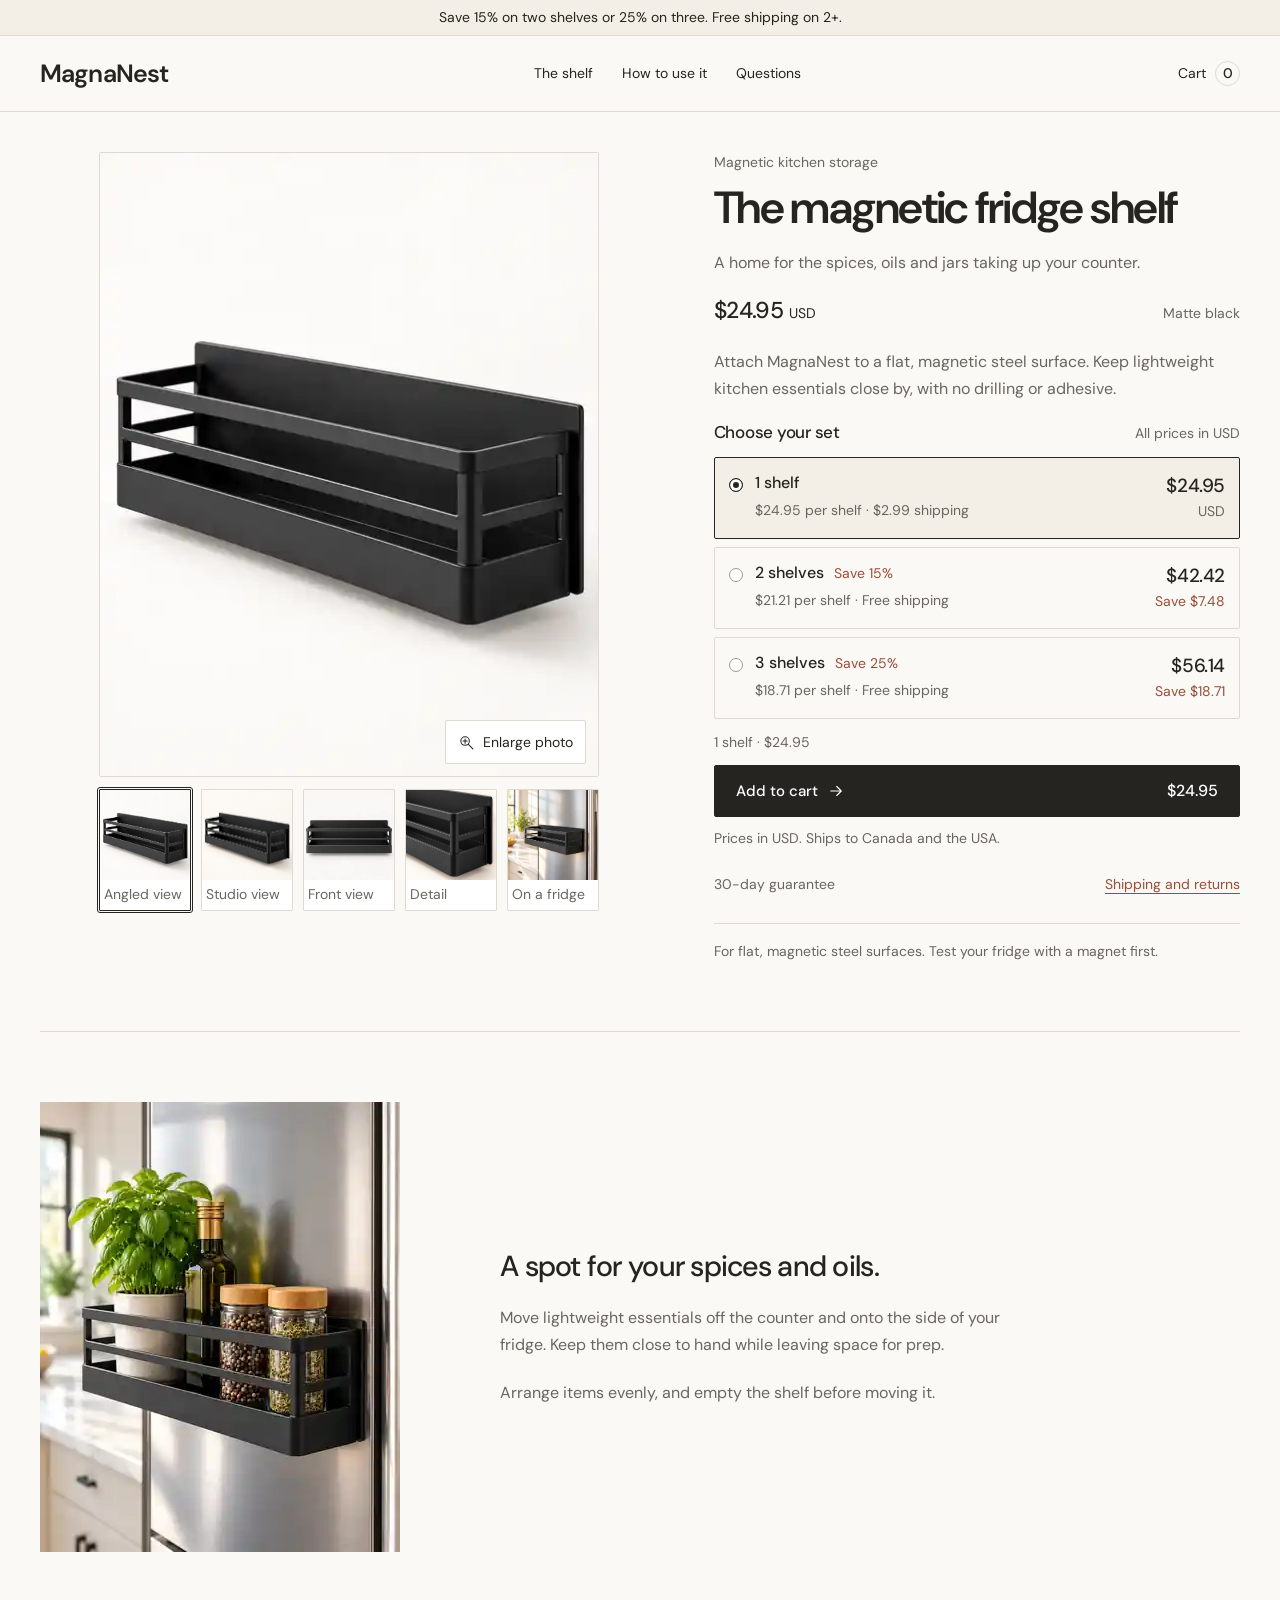
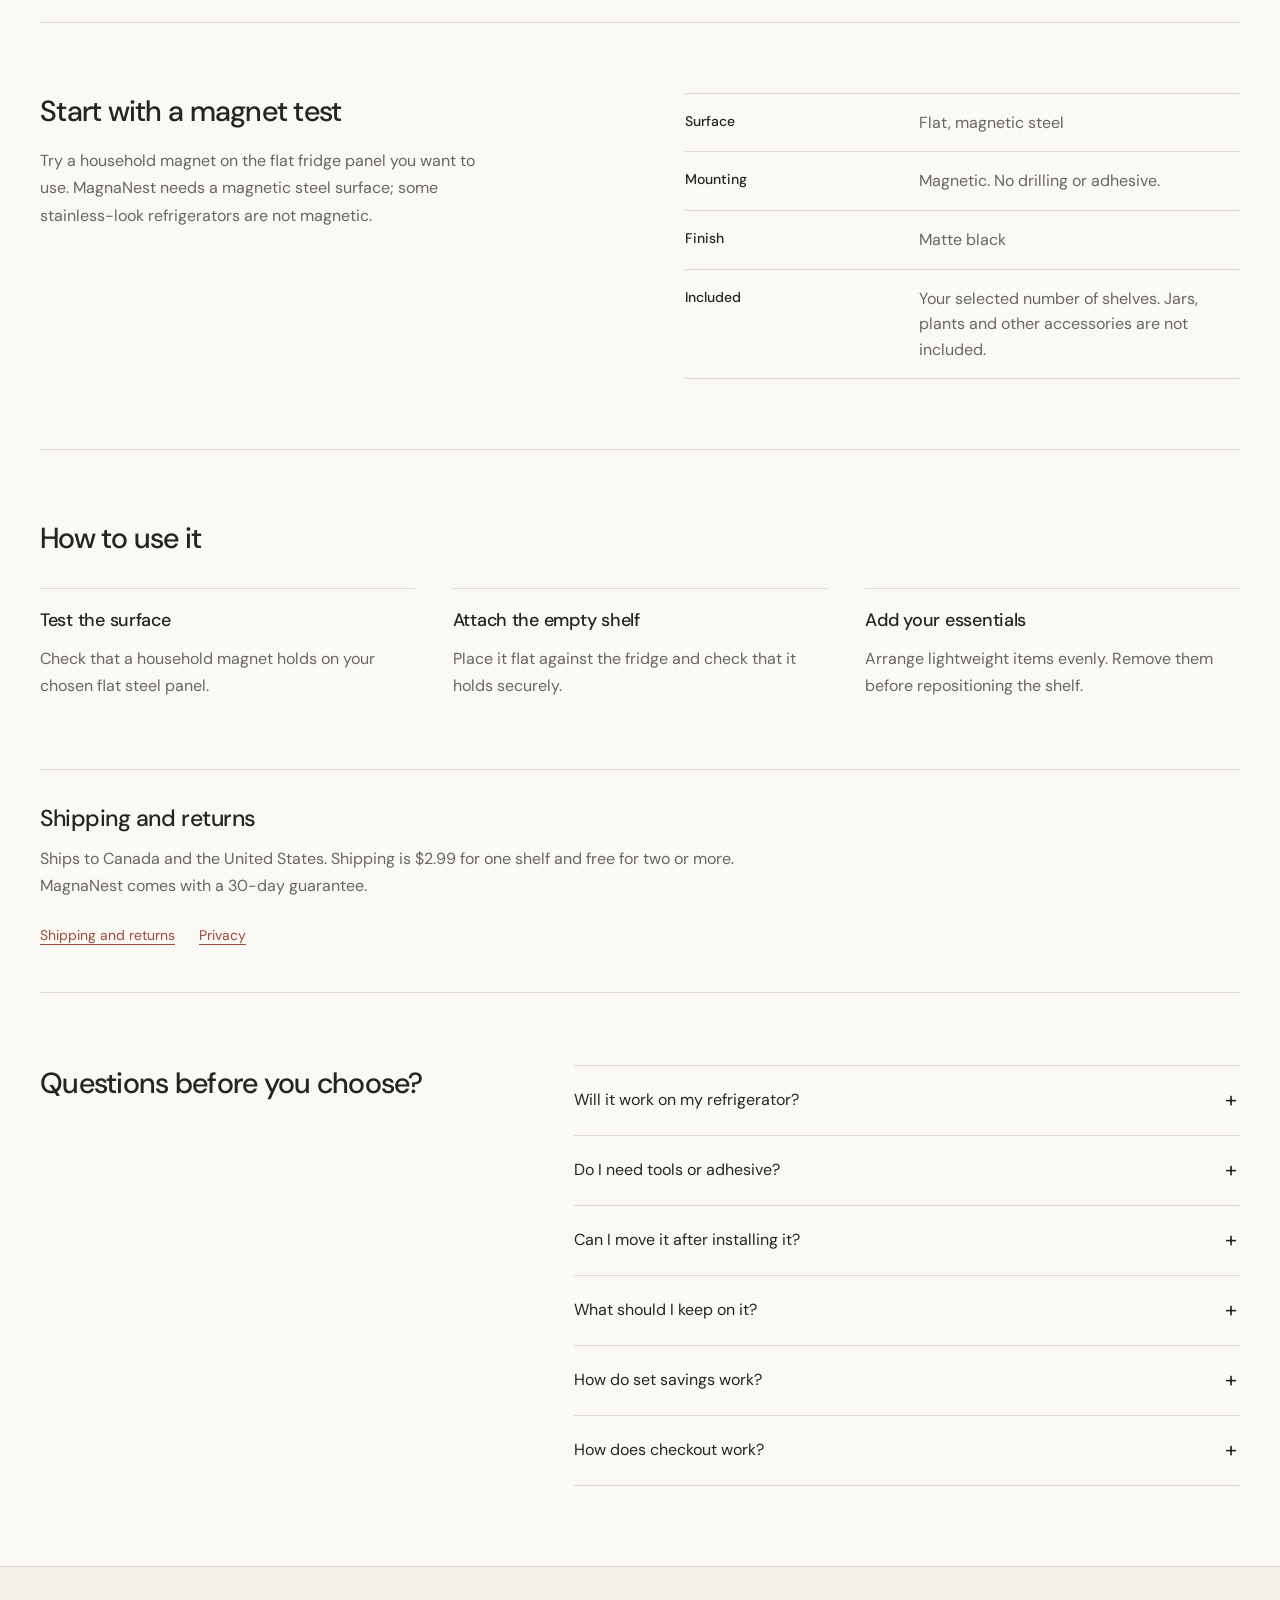
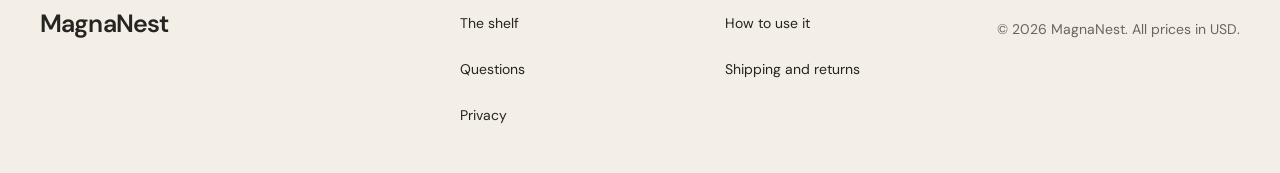
<file: index.html>
<!doctype html>
<html lang="en">
<head>
  <meta charset="utf-8">
  <meta name="viewport" content="width=device-width, initial-scale=1">
  <meta name="description" content="A magnetic fridge shelf for spices, oils and jars. No drilling or adhesive. Choose one shelf or save with sets of two and three.">
  <meta name="theme-color" content="#252420">
  <meta property="og:title" content="MagnaNest | Magnetic Fridge Shelf">
  <meta property="og:description" content="A home for the spices, oils and jars taking up your counter. Choose one shelf or save with sets of two and three.">
  <meta property="og:type" content="website">
  <meta property="og:url" content="https://magnanest.pages.dev/">
  <meta property="og:image" content="https://magnanest.pages.dev/assets/magnanest-product-1.webp">
  <meta name="twitter:card" content="summary_large_image">
  <title>MagnaNest | Magnetic Fridge Shelf</title>
  <link rel="canonical" href="https://magnanest.pages.dev/">
  <link rel="icon" href="favicon.svg" type="image/svg+xml">
  <link rel="preconnect" href="https://fonts.googleapis.com">
  <link rel="preconnect" href="https://fonts.gstatic.com" crossorigin>
  <link href="https://fonts.googleapis.com/css2?family=DM+Sans:wght@400;500;600;700&amp;display=swap" rel="stylesheet">
  <link rel="stylesheet" href="styles.css">
  <script src="checkout-config.js" defer></script>
  <script src="app.js" defer></script>
</head>
<body>
  <a class="skip-link" href="#main">Skip to content</a>
  <div class="announcement"><p class="announcement-copy">Save 15% on two shelves or 25% on three. Free shipping on 2+.</p></div>
  <header class="site-header" id="top">
    <div class="header-inner wrap">
      <a class="brand" href="#top" aria-label="MagnaNest home">MagnaNest</a>
      <nav aria-label="Main navigation"><a href="#shop">The shelf</a><a href="#how">How to use it</a><a href="#faq">Questions</a></nav>
      <button class="cart-pill" id="cartOpen" type="button" aria-haspopup="dialog" aria-controls="cartDrawer">Cart <b id="cartCount" aria-live="polite" aria-atomic="true">0</b></button>
    </div>
  </header>
  <main id="main" tabindex="-1">
    <section class="hero product wrap" id="shop" aria-labelledby="productTitle">
      <div class="product-intro">
        <p class="product-kicker">Magnetic kitchen storage</p>
        <h1 id="productTitle"><span id="heroTitle">The magnetic fridge shelf</span></h1>
        <p class="product-benefit">A home for the spices, oils and jars taking up your counter.</p>
        <div class="product-at-a-glance"><p class="starting-price">$24.95 <span>USD</span></p><p class="product-finish">Matte black</p></div>
      </div>
      <div class="product-gallery">
        <div class="product-main-frame">
          <img id="productMain" class="product-main-image" src="assets/magnanest-product-1.webp" width="500" height="625" alt="Angled view of the matte-black MagnaNest magnetic fridge shelf" loading="eager" fetchpriority="high" decoding="async">
          <button class="gallery-zoom" id="galleryZoom" type="button" aria-label="Enlarge product photograph" aria-haspopup="dialog" aria-controls="imageZoom"><svg viewBox="0 0 24 24" fill="none" stroke="currentColor" stroke-width="1.5" stroke-linecap="round" stroke-linejoin="round" aria-hidden="true"><circle cx="10" cy="10" r="6"/><path d="m15 15 6 6M7 10h6m-3-3v6"/></svg><span>Enlarge photo</span></button>
        </div>
        <div class="gallery-thumbs" aria-label="Product photographs">
          <button class="gallery-thumb active" type="button" data-image="assets/magnanest-product-1.webp" data-highres="assets/magnanest-product-1.webp" data-fallback="assets/magnanest-product-1.webp" data-alt="Angled view of the matte-black MagnaNest magnetic fridge shelf" aria-label="View angled view" aria-pressed="true"><img src="assets/magnanest-product-1.webp" width="500" height="625" alt="" loading="lazy" decoding="async"><span>Angled view</span></button>
          <button class="gallery-thumb" type="button" data-image="assets/product-studio-720.jpg" data-srcset="assets/product-studio-360.jpg 360w, assets/product-studio-720.jpg 720w, assets/product-studio-1122.jpg 1122w" data-sizes="(max-width: 700px) calc(100vw - 40px), (max-width: 1100px) 45vw, 500px" data-highres="assets/product-studio-1122.jpg" data-fallback="assets/magnanest-product-1.webp" data-alt="MagnaNest magnetic shelf on a plain background" aria-label="View studio view" aria-pressed="false"><img src="assets/product-studio-360.jpg" width="360" height="450" alt="" loading="lazy" decoding="async" data-fallback="assets/magnanest-product-1.webp"><span>Studio view</span></button>
          <button class="gallery-thumb" type="button" data-image="assets/magnanest-product-2.webp" data-highres="assets/magnanest-product-2.webp" data-fallback="assets/magnanest-product-2.webp" data-alt="Front view of the matte-black MagnaNest magnetic fridge shelf" aria-label="View front view" aria-pressed="false"><img src="assets/magnanest-product-2.webp" width="500" height="625" alt="" loading="lazy" decoding="async"><span>Front view</span></button>
          <button class="gallery-thumb" type="button" data-image="assets/product-detail-720.jpg" data-srcset="assets/product-detail-360.jpg 360w, assets/product-detail-720.jpg 720w, assets/product-detail-1122.jpg 1122w" data-sizes="(max-width: 700px) calc(100vw - 40px), (max-width: 1100px) 45vw, 500px" data-highres="assets/product-detail-1122.jpg" data-fallback="assets/magnanest-product-5.webp" data-alt="Close-up of the MagnaNest shelf corner, front rails and matte-black finish" aria-label="View detail" aria-pressed="false"><img src="assets/product-detail-360.jpg" width="360" height="450" alt="" loading="lazy" decoding="async" data-fallback="assets/magnanest-product-5.webp"><span>Detail</span></button>
          <button class="gallery-thumb" type="button" data-image="assets/magnanest-product-3.webp" data-highres="assets/magnanest-product-3.webp" data-fallback="assets/magnanest-product-3.webp" data-alt="An empty MagnaNest shelf mounted on the side of a refrigerator" aria-label="View on a fridge" aria-pressed="false"><img src="assets/magnanest-product-3.webp" width="500" height="625" alt="" loading="lazy" decoding="async"><span>On a fridge</span></button>
        </div>
      </div>
      <div class="product-purchase">
        <p class="product-description">Attach MagnaNest to a flat, magnetic steel surface. Keep lightweight kitchen essentials close by, with no drilling or adhesive.</p>
        <div class="bundle-heading"><h2>Choose your set</h2><span>All prices in USD</span></div>
        <div class="bundles" role="group" aria-label="Choose the number of shelves">
          <button class="bundle active" data-qty="1" type="button" aria-pressed="true"><span class="bundle-radio" aria-hidden="true"></span><span class="bundle-content"><span class="bundle-top"><b class="bundle-title">1 shelf</b></span><span class="bundle-description">$24.95 per shelf</span><span class="bundle-each">$2.99 shipping</span></span><span class="bundle-price"><strong class="bundle-total">$24.95</strong><span class="bundle-single">USD</span></span></button>
          <button class="bundle" data-qty="2" type="button" aria-pressed="false"><span class="bundle-radio" aria-hidden="true"></span><span class="bundle-content"><span class="bundle-top"><b class="bundle-title">2 shelves</b><span class="bundle-label">Save 15%</span></span><span class="bundle-description">$21.21 per shelf</span><span class="bundle-each">Free shipping</span></span><span class="bundle-price"><strong class="bundle-total">$42.42</strong><span class="bundle-save">Save $7.48</span></span></button>
          <button class="bundle" data-qty="3" type="button" aria-pressed="false"><span class="bundle-radio" aria-hidden="true"></span><span class="bundle-content"><span class="bundle-top"><b class="bundle-title">3 shelves</b><span class="bundle-label">Save 25%</span></span><span class="bundle-description">$18.71 per shelf</span><span class="bundle-each">Free shipping</span></span><span class="bundle-price"><strong class="bundle-total">$56.14</strong><span class="bundle-save">Save $18.71</span></span></button>
        </div>
        <p class="selection-summary" id="selectionSummary" aria-live="polite" aria-atomic="true">1 shelf · $24.95</p>
        <button class="btn dark add" id="addToCart" type="button" aria-haspopup="dialog" aria-controls="cartDrawer"><span>Add to cart <svg viewBox="0 0 24 24" fill="none" stroke="currentColor" stroke-width="1.5" stroke-linecap="round" stroke-linejoin="round" aria-hidden="true"><path d="M5 12h14M13 6l6 6-6 6"/></svg></span><strong id="buttonPrice">$24.95</strong></button>
        <p class="product-availability" id="productAvailability">Choose your set. Prices in USD. Ships to Canada and the USA.</p>
        <div class="purchase-notes"><span>30-day guarantee</span><a href="shipping-and-returns.html">Shipping and returns</a></div>
        <p class="compatibility-note">For flat, magnetic steel surfaces. Test your fridge with a magnet first.</p>
        <noscript><p>Enable JavaScript to choose a set and use the cart.</p></noscript>
      </div>
    </section>

    <section class="use-section wrap reveal" aria-labelledby="storyTitle">
      <figure class="use-photo"><img src="assets/magnanest-product-4.webp" width="360" height="450" alt="MagnaNest mounted on a refrigerator, holding herbs, oil and spice jars" loading="lazy" decoding="async"></figure>
      <div class="use-copy"><h2 id="storyTitle">A spot for your spices and oils.</h2><p>Move lightweight essentials off the counter and onto the side of your fridge. Keep them close to hand while leaving space for prep.</p><p>Arrange items evenly, and empty the shelf before moving it.</p></div>
    </section>

    <section class="fit-section wrap reveal" aria-labelledby="detailsTitle">
      <div class="fit-copy"><h2 id="detailsTitle">Start with a magnet test</h2><p>Try a household magnet on the flat fridge panel you want to use. MagnaNest needs a magnetic steel surface; some stainless-look refrigerators are not magnetic.</p></div>
      <dl class="fit-list"><div class="fit-row"><dt>Surface</dt><dd>Flat, magnetic steel</dd></div><div class="fit-row"><dt>Mounting</dt><dd>Magnetic. No drilling or adhesive.</dd></div><div class="fit-row"><dt>Finish</dt><dd>Matte black</dd></div><div class="fit-row"><dt>Included</dt><dd>Your selected number of shelves. Jars, plants and other accessories are not included.</dd></div></dl>
    </section>

    <section class="how wrap reveal" id="how" aria-labelledby="howTitle">
      <h2 id="howTitle">How to use it</h2>
      <ol class="how-steps"><li><h3>Test the surface</h3><p>Check that a household magnet holds on your chosen flat steel panel.</p></li><li><h3>Attach the empty shelf</h3><p>Place it flat against the fridge and check that it holds securely.</p></li><li><h3>Add your essentials</h3><p>Arrange lightweight items evenly. Remove them before repositioning the shelf.</p></li></ol>
    </section>

    <aside class="purchase-confidence wrap reveal" aria-labelledby="confidenceTitle">
      <h2 id="confidenceTitle">Shipping and returns</h2><p>Ships to Canada and the United States. Shipping is $2.99 for one shelf and free for two or more. MagnaNest comes with a 30-day guarantee.</p><div class="confidence-links"><a href="shipping-and-returns.html">Shipping and returns</a><a href="privacy.html">Privacy</a></div>
    </aside>

    <section class="faq wrap reveal" id="faq" aria-labelledby="faqTitle">
      <div class="section-title"><h2 id="faqTitle">Questions before you choose?</h2></div>
      <div class="faq-list">
        <details><summary>Will it work on my refrigerator?<span aria-hidden="true">+</span></summary><p>MagnaNest needs a flat, magnetic steel surface. Some stainless-look refrigerators are not magnetic. Test the side panel with a household magnet before choosing your set.</p></details>
        <details><summary>Do I need tools or adhesive?<span aria-hidden="true">+</span></summary><p>No. The shelf attaches magnetically, with no screws, wall anchors or sticky pads.</p></details>
        <details><summary>Can I move it after installing it?<span aria-hidden="true">+</span></summary><p>Yes. Remove the stored items first, lift the shelf away and place it in a new compatible position.</p></details>
        <details><summary>What should I keep on it?<span aria-hidden="true">+</span></summary><p>Lightweight everyday essentials such as spices, coffee supplies, wraps and small containers. Distribute weight evenly. Pictured jars, plants and accessories are styling props and are not included.</p></details>
        <details><summary>How do set savings work?<span aria-hidden="true">+</span></summary><p>One shelf is $24.95. Two are $42.42, saving $7.48. Three are $56.14, saving $18.71. Savings are compared with buying the same number of single shelves. Orders of two or more shelves include free shipping. All prices shown are in US dollars.</p></details>
        <details><summary>How does checkout work?<span aria-hidden="true">+</span></summary><p>Choose your set, then continue from your cart to Stripe’s hosted checkout. Orders ship to Canada and the United States. One shelf has a $2.99 shipping charge; shipping is free on two or more shelves. All prices shown are in US dollars.</p></details>
      </div>
    </section>
  </main>
  <footer><div class="wrap footer-inner"><a class="brand" href="#top">MagnaNest</a><nav class="footer-links" aria-label="Footer navigation"><a href="#shop">The shelf</a><a href="#how">How to use it</a><a href="#faq">Questions</a><a href="shipping-and-returns.html">Shipping and returns</a><a href="privacy.html">Privacy</a></nav><p class="copyright">© <span id="year">2026</span> MagnaNest. All prices in USD.</p></div></footer>
  <div class="overlay" id="overlay" hidden></div>
  <aside class="cart" id="cartDrawer" hidden role="dialog" aria-modal="true" aria-hidden="true" aria-labelledby="cartTitle" tabindex="-1">
    <div class="cart-head"><div><h3 id="cartTitle">Your cart</h3></div><button id="cartClose" type="button" aria-label="Close your cart">×</button></div>
    <div class="cart-empty" id="cartEmpty"><h4>Your cart is empty.</h4><p>Choose a shelf or a set to get started.</p><button class="btn dark" id="emptyShop" type="button">View the shelf <span aria-hidden="true">↗</span></button></div>
    <div class="cart-filled" id="cartFilled" hidden>
      <div class="cart-item"><div class="thumb"><img src="assets/magnanest-product-1.webp" width="500" height="625" alt="MagnaNest magnetic fridge shelf" decoding="async"></div><div><b>MagnaNest Magnetic Shelf</b><small id="cartBundleLabel">One shelf</small><small id="cartUnitPrice">$24.95 per shelf</small><div class="qty"><button id="minus" type="button" aria-label="Remove one shelf">−</button><span id="cartQty" aria-live="polite">1</span><button id="plus" type="button" aria-label="Add one shelf">+</button></div><button class="cart-remove" id="cartRemove" type="button">Remove</button></div><strong id="itemPrice">$24.95</strong></div>
      <div class="shipping"><div role="presentation"><span id="progress"></span></div><p id="shipMessage" aria-live="polite">Add one more shelf for free shipping.</p></div>
      <div class="cart-savings" id="cartSavings" hidden><span>You're saving</span><strong id="savingsValue">$0.00</strong></div>
      <div class="cart-checkout"><div class="subtotal"><span>Subtotal</span><strong id="subtotal">$24.95</strong></div><div class="shipping-total"><span id="shippingLabel">Shipping</span><strong id="shippingCost">$2.99</strong></div><div class="subtotal order-total"><span>Total</span><strong id="orderTotal">$27.94</strong></div><p class="tax-note">All prices in USD. Ships to Canada and the USA.</p><button class="btn dark checkout" id="checkoutButton" type="button" disabled aria-describedby="checkoutStatus">Secure checkout <span aria-hidden="true">↗</span></button><p class="stripe-credit" id="stripeCredit" hidden>Powered by <strong>Stripe</strong></p><p class="checkout-status" id="checkoutStatus" role="status">You’ll continue to Stripe to enter payment and delivery details.</p></div>
      <div class="cart-upsell" id="cartUpsell"><h4 id="upsellTitle">Add a second shelf</h4><p id="upsellCopy">Two shelves. Free shipping. 15% bundle savings.</p><button class="upsell-btn" id="upsellButton" type="button" data-target="2">Add a second shelf</button></div>
    </div>
  </aside>

  <div class="offer-modal" id="offerModal" hidden aria-hidden="true" role="dialog" aria-modal="true" aria-labelledby="offerTitle" tabindex="-1">
    <div class="offer-card"><button class="modal-x offer-x" id="offerClose" type="button" aria-label="Close bundle offer">×</button><div class="offer-photo"><img src="assets/magnanest-product-1.webp" width="500" height="625" alt="MagnaNest magnetic fridge shelf" loading="lazy" decoding="async"></div><div class="offer-body"><p class="eyebrow">Set savings</p><span class="offer-badge" id="offerBadge">Save 15%</span><h3 id="offerTitle">Add a second shelf</h3><p id="offerText">Add a second shelf for $14.48 more. Save $7.48 compared with two singles, and unlock free shipping.</p><div class="offer-price"><span id="offerWas">$49.90 as singles</span><strong id="offerPrice">$42.42 total</strong></div><button class="btn lime offer-accept" id="acceptOffer" type="button">Add a second shelf <span aria-hidden="true">→</span></button><button class="offer-decline" id="declineOffer" type="button">Keep my selection</button></div></div>
  </div>

  <aside class="promo-toast" id="promoToast" hidden aria-label="Bundle promotion">
    <button id="promoClose" type="button" aria-label="Dismiss bundle promotion">×</button><small>Set savings</small><strong>Save with two or three shelves.</strong><span>Save 15% on two shelves or 25% on three.<br>Free shipping with both.</span><button class="promo-link" id="promoShop" type="button">Compare the sets <span aria-hidden="true">→</span></button>
  </aside>

  <div class="mobile-buy" hidden><div><span>Your selection · USD</span><b id="mobilePrice">$24.95</b></div><button class="btn lime" id="mobileAdd" type="button" aria-haspopup="dialog" aria-controls="cartDrawer">Add to cart <span aria-hidden="true">↗</span></button></div>

  <div class="image-zoom" id="imageZoom" hidden role="dialog" aria-modal="true" aria-hidden="true" aria-labelledby="zoomCaption" tabindex="-1"><div class="zoom-dialog"><div class="zoom-toolbar"><p id="zoomCaption">A closer look at MagnaNest</p><button id="zoomClose" type="button" aria-label="Close enlarged photograph">×</button></div><img id="zoomImage" alt="" decoding="async"><p class="zoom-hint">Press Escape or use the close button to return.</p></div></div>
</body>
</html>
</file>
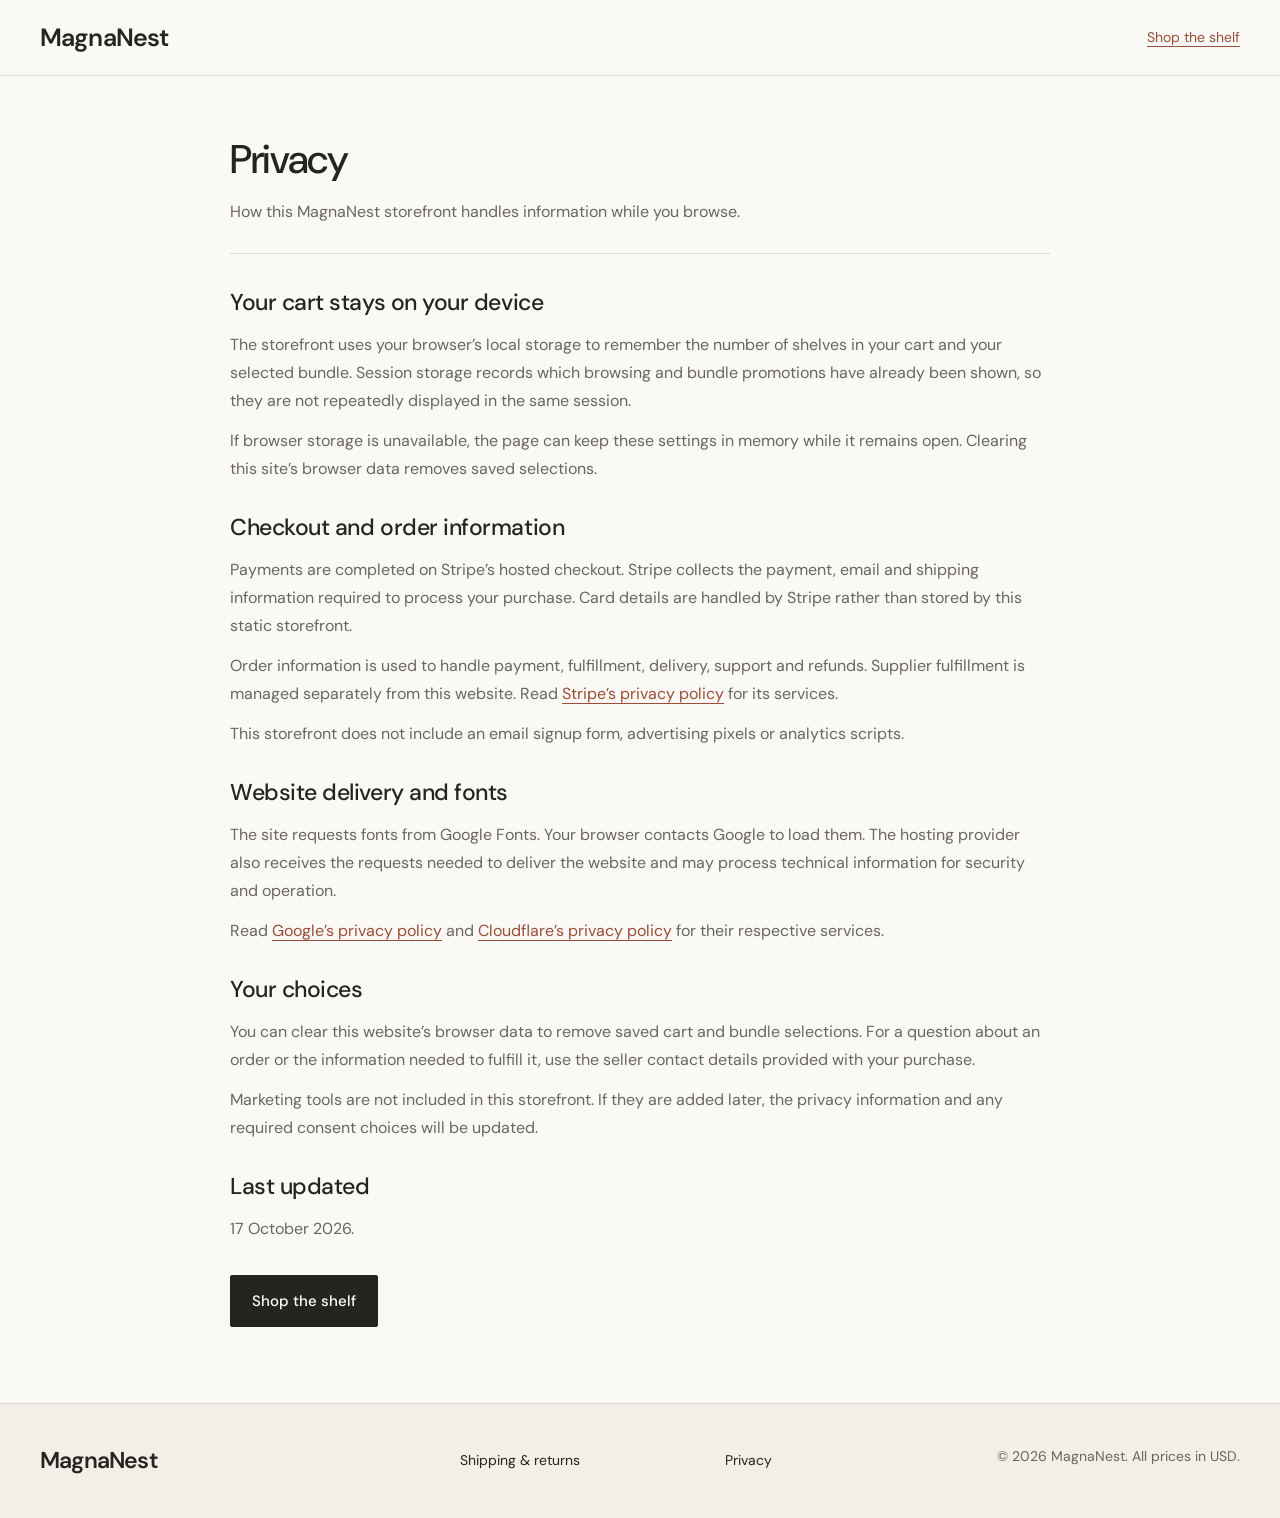
<file: privacy.html>
<!doctype html>
<html lang="en">
<head>
  <meta charset="utf-8">
  <meta name="viewport" content="width=device-width, initial-scale=1">
  <meta name="description" content="How this MagnaNest storefront handles information when you browse and choose your set.">
  <meta name="theme-color" content="#252420">
  <meta property="og:title" content="Privacy — MagnaNest">
  <meta property="og:description" content="How this MagnaNest storefront handles information while you browse.">
  <meta property="og:type" content="website">
  <meta property="og:url" content="https://magnanest.pages.dev/privacy.html">
  <meta property="og:image" content="https://magnanest.pages.dev/assets/magnanest-product-1.webp">
  <meta name="twitter:card" content="summary_large_image">
  <title>Privacy — MagnaNest</title>
  <link rel="canonical" href="https://magnanest.pages.dev/privacy.html">
  <link rel="icon" href="favicon.svg" type="image/svg+xml">
  <link rel="preconnect" href="https://fonts.googleapis.com">
  <link rel="preconnect" href="https://fonts.gstatic.com" crossorigin>
  <link href="https://fonts.googleapis.com/css2?family=DM+Sans:wght@400;500;600;700&display=swap" rel="stylesheet">
  <link rel="stylesheet" href="styles.css">
</head>
<body>
<a class="skip-link" href="#main">Skip to content</a>
<header class="site-header"><div class="header-inner wrap"><a class="brand" href="index.html"><span>MagnaNest</span></a><a class="text-link" href="index.html#shop">Shop the shelf</a></div></header>
<main class="policy-page wrap" id="main" tabindex="-1">
<div class="policy-header"><h1>Privacy</h1><p class="lede">How this MagnaNest storefront handles information while you browse.</p></div>
<div class="policy-content"><section><h2>Your cart stays on your device</h2><p>The storefront uses your browser’s local storage to remember the number of shelves in your cart and your selected bundle. Session storage records which browsing and bundle promotions have already been shown, so they are not repeatedly displayed in the same session.</p><p>If browser storage is unavailable, the page can keep these settings in memory while it remains open. Clearing this site’s browser data removes saved selections.</p></section>
<section><h2>Checkout and order information</h2><p>Payments are completed on Stripe’s hosted checkout. Stripe collects the payment, email and shipping information required to process your purchase. Card details are handled by Stripe rather than stored by this static storefront.</p><p>Order information is used to handle payment, fulfillment, delivery, support and refunds. Supplier fulfillment is managed separately from this website. Read <a href="https://stripe.com/privacy" rel="noopener noreferrer">Stripe’s privacy policy</a> for its services.</p><p>This storefront does not include an email signup form, advertising pixels or analytics scripts.</p></section>
<section><h2>Website delivery and fonts</h2><p>The site requests fonts from Google Fonts. Your browser contacts Google to load them. The hosting provider also receives the requests needed to deliver the website and may process technical information for security and operation.</p><p>Read <a href="https://policies.google.com/privacy" rel="noopener noreferrer">Google’s privacy policy</a> and <a href="https://www.cloudflare.com/privacypolicy/" rel="noopener noreferrer">Cloudflare’s privacy policy</a> for their respective services.</p></section>
<section><h2>Your choices</h2><p>You can clear this website’s browser data to remove saved cart and bundle selections. For a question about an order or the information needed to fulfill it, use the seller contact details provided with your purchase.</p><p>Marketing tools are not included in this storefront. If they are added later, the privacy information and any required consent choices will be updated.</p></section>
<section><h2>Last updated</h2><p>17 October 2026.</p></section></div>
<a class="btn dark policy-back" href="index.html#shop">Shop the shelf</a>
</main>
<footer><div class="wrap footer-inner"><a class="brand light-brand" href="index.html">MagnaNest</a><nav class="footer-links" aria-label="Footer navigation"><a href="shipping-and-returns.html">Shipping &amp; returns</a><a href="privacy.html">Privacy</a></nav><div class="copyright">© 2026 MagnaNest. All prices in USD.</div></div></footer>
</body></html>
</file>
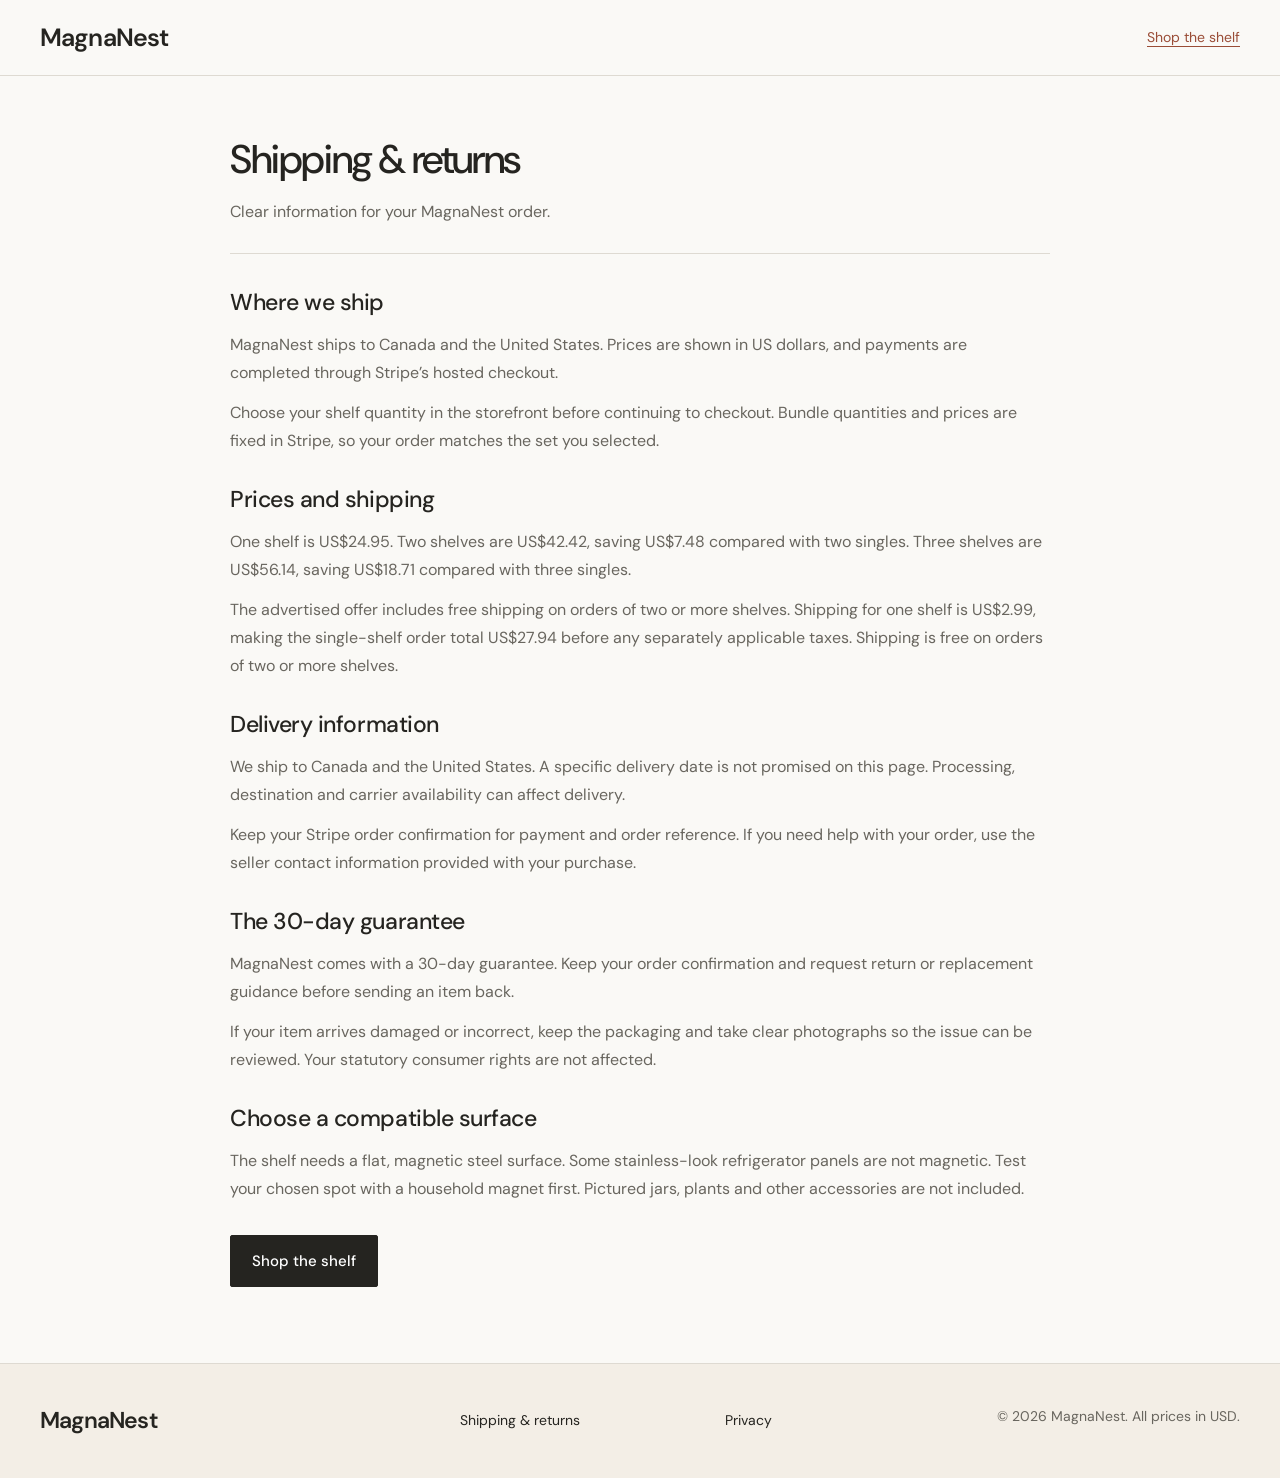
<file: shipping-and-returns.html>
<!doctype html>
<html lang="en">
<head>
  <meta charset="utf-8">
  <meta name="viewport" content="width=device-width, initial-scale=1">
  <meta name="description" content="Clear information for your MagnaNest order.">
  <meta name="theme-color" content="#252420">
  <meta property="og:title" content="Shipping &amp; returns — MagnaNest">
  <meta property="og:description" content="Clear information for your MagnaNest order.">
  <meta property="og:type" content="website">
  <meta property="og:url" content="https://magnanest.pages.dev/shipping-and-returns.html">
  <meta property="og:image" content="https://magnanest.pages.dev/assets/magnanest-product-1.webp">
  <meta name="twitter:card" content="summary_large_image">
  <title>Shipping &amp; returns — MagnaNest</title>
  <link rel="canonical" href="https://magnanest.pages.dev/shipping-and-returns.html">
  <link rel="icon" href="favicon.svg" type="image/svg+xml">
  <link rel="preconnect" href="https://fonts.googleapis.com">
  <link rel="preconnect" href="https://fonts.gstatic.com" crossorigin>
  <link href="https://fonts.googleapis.com/css2?family=DM+Sans:wght@400;500;600;700&display=swap" rel="stylesheet">
  <link rel="stylesheet" href="styles.css">
</head>
<body>
<a class="skip-link" href="#main">Skip to content</a>
<header class="site-header"><div class="header-inner wrap"><a class="brand" href="index.html"><span>MagnaNest</span></a><a class="text-link" href="index.html#shop">Shop the shelf</a></div></header>
<main class="policy-page wrap" id="main" tabindex="-1">
<div class="policy-header"><h1>Shipping &amp; returns</h1><p class="lede">Clear information for your MagnaNest order.</p></div>
<div class="policy-content"><section><h2>Where we ship</h2><p>MagnaNest ships to Canada and the United States. Prices are shown in US dollars, and payments are completed through Stripe’s hosted checkout.</p><p>Choose your shelf quantity in the storefront before continuing to checkout. Bundle quantities and prices are fixed in Stripe, so your order matches the set you selected.</p></section>
<section><h2>Prices and shipping</h2><p>One shelf is US$24.95. Two shelves are US$42.42, saving US$7.48 compared with two singles. Three shelves are US$56.14, saving US$18.71 compared with three singles.</p><p>The advertised offer includes free shipping on orders of two or more shelves. Shipping for one shelf is US$2.99, making the single-shelf order total US$27.94 before any separately applicable taxes. Shipping is free on orders of two or more shelves.</p></section>
<section><h2>Delivery information</h2><p>We ship to Canada and the United States. A specific delivery date is not promised on this page. Processing, destination and carrier availability can affect delivery.</p><p>Keep your Stripe order confirmation for payment and order reference. If you need help with your order, use the seller contact information provided with your purchase.</p></section>
<section><h2>The 30-day guarantee</h2><p>MagnaNest comes with a 30-day guarantee. Keep your order confirmation and request return or replacement guidance before sending an item back.</p><p>If your item arrives damaged or incorrect, keep the packaging and take clear photographs so the issue can be reviewed. Your statutory consumer rights are not affected.</p></section>
<section><h2>Choose a compatible surface</h2><p>The shelf needs a flat, magnetic steel surface. Some stainless-look refrigerator panels are not magnetic. Test your chosen spot with a household magnet first. Pictured jars, plants and other accessories are not included.</p></section></div>
<a class="btn dark policy-back" href="index.html#shop">Shop the shelf</a>
</main>
<footer><div class="wrap footer-inner"><a class="brand light-brand" href="index.html">MagnaNest</a><nav class="footer-links" aria-label="Footer navigation"><a href="shipping-and-returns.html">Shipping &amp; returns</a><a href="privacy.html">Privacy</a></nav><div class="copyright">© 2026 MagnaNest. All prices in USD.</div></div></footer>
</body></html>
</file>
<file: styles.css>
/* MagnaNest storefront */
:root {
  --page: #faf9f6;
  --surface: #fff;
  --ink: #252420;
  --muted: #69665f;
  --line: #dedad2;
  --rust: #9a4d37;
  --selected: #f3eee6;
  --font: 'DM Sans', Arial, sans-serif;
}
* { box-sizing: border-box; }
[hidden] { display: none !important; }
html { scroll-behavior: smooth; scroll-padding-top: 92px; }
body { margin: 0; background: var(--page); color: var(--ink); font-family: var(--font); font-size: 16px; line-height: 1.65; -webkit-font-smoothing: antialiased; }
body.cart-open, body.zoom-open { overflow: hidden; }
button, input, select, textarea { font: inherit; }
button { color: inherit; }
button:not(:disabled), summary { cursor: pointer; }
button:disabled { cursor: not-allowed; }
button, a, summary { touch-action: manipulation; -webkit-tap-highlight-color: transparent; }
a { color: inherit; text-underline-offset: 4px; }
img { display: block; max-width: 100%; height: auto; }
svg { display: block; flex-shrink: 0; }
figure, blockquote { margin: 0; }
h1, h2, h3, h4, p { overflow-wrap: break-word; }
h1, h2, h3, h4 { font-weight: 500; }
p { margin: 0; }
:focus-visible { outline: 3px solid var(--rust); outline-offset: 4px; }
::selection { background: #e6dbcc; color: var(--ink); }
.wrap { width: min(1200px,calc(100% - 80px)); margin-inline: auto; }
.sr-only { position: absolute; width: 1px; height: 1px; padding: 0; margin: -1px; overflow: hidden; clip: rect(0,0,0,0); white-space: nowrap; border: 0; }
.skip-link { position: fixed; top: 10px; left: 10px; z-index: 200; padding: 12px 20px; background: var(--ink); color: white; transform: translateY(-160%); }
.skip-link:focus { transform: none; }
.announcement { display: flex; align-items: center; justify-content: center; gap: 18px; min-height: 36px; padding: 7px 20px; border-bottom: 1px solid var(--line); background: var(--selected); color: var(--ink); text-align: center; font-size: 14px; line-height: 1.5; }
.announcement p { margin: 0; font-size: 14px; }
.announcement b { font-weight: 500; }
.announcement > a { display: inline-flex; align-items: center; gap: 7px; min-height: 44px; color: var(--rust); font-size: 14px; text-decoration: underline; }
.announcement > span { color: var(--muted); font-size: 14px; }
.announcement svg { width: 16px; height: 16px; }
.site-header { position: sticky; top: 0; z-index: 35; height: 76px; background: var(--page); border-bottom: 1px solid var(--line); }
.header-inner { display: flex; align-items: center; justify-content: space-between; gap: 24px; height: 100%; }
.brand { display: inline-flex; align-items: center; min-height: 44px; gap: 9px; color: var(--ink); font-size: 25px; line-height: 1.2; font-weight: 600; letter-spacing: -.035em; text-decoration: none; white-space: nowrap; }
.brand-icon { display: grid; place-items: center; width: 28px; height: 28px; }
.brand-icon svg { width: 25px; height: 25px; stroke: currentColor; fill: none; }
.brand-period { color: inherit; }
.site-header nav { display: flex; align-items: center; gap: 29px; }
.site-header nav a { display: inline-flex; align-items: center; min-height: 44px; font-size: 14px; text-decoration: none; }
.site-header nav a:hover { text-decoration: underline; }
.cart-pill { display: inline-flex; align-items: center; gap: 9px; min-height: 44px; padding: 6px 0 6px 12px; border: 0; background: transparent; font-size: 14px; }
.cart-pill b { display: grid; place-items: center; min-width: 25px; height: 25px; padding-inline: 5px; border: 1px solid var(--line); border-radius: 50%; font-size: 14px; font-weight: 500; }
.eyebrow, .product-kicker { margin: 0; color: var(--muted); font-size: 14px; font-weight: 400; line-height: 1.5; letter-spacing: 0; text-transform: none; }
.eyebrow i, .eyebrow-line { display: none; }
.btn { display: inline-flex; align-items: center; justify-content: center; gap: 18px; min-height: 52px; padding: 13px 21px; border: 1px solid var(--ink); border-radius: 2px; background: transparent; color: var(--ink); font-family: var(--font); font-size: 15px; font-weight: 500; line-height: 1.5; text-decoration: none; transition: background .18s ease, border-color .18s ease; }
.btn svg { width: 18px; height: 18px; }
.btn.dark, .btn.lime { background: var(--ink); color: var(--surface); }
.btn.dark:hover, .btn.lime:hover { background: #45423b; border-color: #45423b; }
.btn:disabled { background: #e4e0d8; border-color: #e4e0d8; color: #6d695f; }
.btn > span:last-child:not(:first-child) { font-size: 19px; line-height: 1; }
.text-link, .soft-link { display: inline-flex; align-items: center; gap: 7px; min-height: 44px; color: var(--rust); font-size: 14px; text-decoration: underline; }
.text-link svg, .soft-link svg { width: 17px; height: 17px; }

.hero.product { display: grid; grid-template-columns: minmax(0,1.08fr) minmax(0,.92fr); grid-template-areas: "gallery intro" "gallery purchase"; grid-template-rows: auto 1fr; align-items: start; column-gap: 56px; row-gap: 23px; padding-block: 40px 68px; }
.product-intro { grid-area: intro; min-width: 0; }
.product-intro h1 { margin: 10px 0 16px; font-size: 45px; font-weight: 600; line-height: 1.13; letter-spacing: -.035em; }
.product-benefit { color: var(--muted); font-size: 16px; line-height: 1.65; }
.product-at-a-glance { display: flex; align-items: baseline; justify-content: space-between; flex-wrap: wrap; gap: 8px 22px; margin-top: 18px; }
.starting-price { color: var(--ink); font-size: 23px; line-height: 1.4; font-weight: 500; letter-spacing: -.025em; }
.starting-price small, .starting-price span { font-size: 14px; font-weight: 400; letter-spacing: 0; }
.product-finish { color: var(--muted); font-size: 14px; line-height: 1.5; }
.product-gallery { grid-area: gallery; width: 100%; max-width: 500px; min-width: 0; margin-inline: auto; }
.product-main-frame { position: relative; aspect-ratio: 4 / 5; overflow: hidden; background: var(--surface); border: 1px solid var(--line); border-radius: 2px; }
.product-main-frame > img { display: block; width: 100%; height: 100%; object-fit: contain; transition: opacity .18s ease; }
.product-main-frame.switching > img { opacity: .4; }
.badge { position: absolute; top: 14px; left: 14px; z-index: 1; padding: 5px 8px; background: rgba(255,255,255,.94); color: var(--muted); font-size: 14px; line-height: 1.5; font-weight: 400; }
.gallery-zoom { position: absolute; right: 12px; bottom: 12px; z-index: 1; display: inline-flex; align-items: center; justify-content: center; gap: 8px; min-height: 44px; padding: 10px 12px; border: 1px solid var(--line); border-radius: 2px; background: var(--surface); font-size: 14px; line-height: 1.5; }
.gallery-zoom:hover { border-color: var(--ink); }
.gallery-zoom svg { width: 17px; height: 17px; }
.gallery-thumbs { display: grid; grid-template-columns: repeat(5,minmax(0,1fr)); gap: 10px; margin-top: 12px; }
.gallery-thumb { display: block; min-width: 0; min-height: 44px; padding: 0; border: 1px solid var(--line); border-radius: 1px; background: var(--surface); text-align: left; }
.gallery-thumb img { width: 100%; height: auto; aspect-ratio: 1; object-fit: cover; }
.gallery-thumb.active { border-color: var(--ink); outline: 1px solid var(--ink); outline-offset: 1px; }
.gallery-thumb:hover { border-color: var(--ink); }
.gallery-thumb > span, .gallery-thumb small { display: block; padding: 5px 4px; color: var(--muted); font-size: 14px; line-height: 1.4; }
.gallery-help { margin-top: 12px; color: var(--muted); font-size: 14px; line-height: 1.6; }
.product-purchase { grid-area: purchase; min-width: 0; }
.product-description { margin: 0 0 18px; color: var(--muted); font-size: 16px; line-height: 1.65; }
.bundle-heading { display: flex; align-items: baseline; justify-content: space-between; gap: 16px; margin-bottom: 11px; }
.bundle-heading h2 { margin: 0; font-size: 17px; line-height: 1.5; font-weight: 500; letter-spacing: -.015em; }
.bundle-heading > span { color: var(--muted); font-size: 14px; line-height: 1.5; }
.bundles { display: grid; gap: 8px; }
.bundle { position: relative; display: grid; grid-template-columns: minmax(0,1fr) auto; align-items: center; gap: 12px; width: 100%; min-height: 82px; padding: 12px 14px 12px 40px; border: 1px solid var(--line); border-radius: 2px; background: transparent; text-align: left; }
.bundle:hover { border-color: #a8a197; }
.bundle.active { border-color: var(--ink); background: var(--selected); }
.bundle-radio { position: absolute; left: 14px; top: 20px; width: 14px; height: 14px; border: 1px solid #a09a8e; border-radius: 50%; background: var(--surface); }
.bundle.active .bundle-radio { border-color: var(--ink); background: var(--ink); box-shadow: inset 0 0 0 3px var(--surface); }
.bundle-content { display: block; min-width: 0; }
.bundle-top { display: flex; align-items: baseline; flex-wrap: wrap; gap: 5px 10px; margin-bottom: 3px; }
.bundle-title { font-size: 16px; line-height: 1.4; font-weight: 500; }
.bundle-label { color: var(--rust); font-size: 14px; line-height: 1.4; font-weight: 400; }
.bundle-description, .bundle-each { display: inline; color: var(--muted); font-size: 14px; line-height: 1.5; }
.bundle-each::before { content: ' · '; }
.bundle-price { display: flex; align-items: flex-end; flex-direction: column; gap: 3px; padding-left: 4px; }
.bundle-total { font-size: 19px; font-weight: 500; line-height: 1.3; letter-spacing: -.02em; white-space: nowrap; }
.bundle-single, .bundle-save, .bundle-original { color: var(--muted); font-size: 14px; font-weight: 400; line-height: 1.4; }
.bundle-save { color: var(--rust); }
.bundle-original { text-decoration: line-through; }
.selection-summary { margin: 12px 0; color: var(--muted); font-size: 14px; line-height: 1.6; }
.add { width: 100%; justify-content: space-between; min-height: 52px; }
.add > span { display: inline-flex; align-items: center; gap: 9px; }
.add > strong { font-size: 16px; font-weight: 500; white-space: nowrap; }
.product-availability { margin-top: 10px; color: var(--muted); font-size: 14px; line-height: 1.6; }
.purchase-notes { display: flex; align-items: center; justify-content: space-between; flex-wrap: wrap; gap: 7px 15px; margin-top: 13px; color: var(--muted); font-size: 14px; line-height: 1.5; }
.purchase-notes > a { display: inline-flex; align-items: center; min-height: 44px; color: var(--rust); font-size: 14px; }
.purchase-notes > span { display: inline-flex; align-items: flex-start; gap: 6px; }
.purchase-notes svg { width: 17px; height: 17px; margin-top: 2px; }
.compatibility-note { display: flex; align-items: flex-start; gap: 8px; padding-top: 16px; margin-top: 17px; border-top: 1px solid var(--line); color: var(--muted); font-size: 14px; line-height: 1.6; }
.compatibility-note svg { width: 18px; height: 18px; margin-top: 2px; }

.use-section { display: grid; grid-template-columns: minmax(0,360px) minmax(0,1fr); align-items: center; gap: 100px; padding-block: 70px; border-top: 1px solid var(--line); }
.use-photo { width: 100%; max-width: 360px; }
.use-photo > img { width: 100%; height: auto; aspect-ratio: 4 / 5; object-fit: contain; }
.use-photo figcaption { margin-top: 11px; color: var(--muted); font-size: 14px; line-height: 1.5; }
.use-copy { max-width: 520px; }
.use-copy h2, .fit-copy h2, .how > h2, .section-title h2 { margin: 0; font-size: 29px; line-height: 1.25; font-weight: 500; letter-spacing: -.025em; }
.use-copy p { margin-top: 20px; color: var(--muted); font-size: 16px; line-height: 1.7; }
.fit-section { display: grid; grid-template-columns: minmax(0,1fr) minmax(0,1fr); gap: 90px; padding-block: 70px; border-top: 1px solid var(--line); }
.fit-copy { max-width: 440px; }
.fit-copy p { margin-top: 18px; color: var(--muted); font-size: 16px; line-height: 1.7; }
.fit-list { margin: 0; border-top: 1px solid var(--line); }
.fit-row { display: grid; grid-template-columns: minmax(0,.8fr) minmax(0,1.2fr); gap: 20px; padding-block: 16px; border-bottom: 1px solid var(--line); }
.fit-row dt { font-size: 14px; font-weight: 500; line-height: 1.6; }
.fit-row dd { margin: 0; color: var(--muted); font-size: 16px; line-height: 1.6; }
.how { padding-block: 70px; border-top: 1px solid var(--line); }
.how-steps { display: grid; grid-template-columns: repeat(3,minmax(0,1fr)); gap: 38px; margin: 31px 0 0; padding: 0; list-style: none; }
.how-steps li { padding-top: 19px; border-top: 1px solid var(--line); }
.how-steps h3 { margin: 0; font-size: 18px; line-height: 1.4; font-weight: 500; letter-spacing: -.015em; }
.how-steps p { margin-top: 12px; color: var(--muted); font-size: 16px; line-height: 1.7; }
.purchase-confidence { padding-block: 34px; border-block: 1px solid var(--line); }
.purchase-confidence h2 { margin: 0; font-size: 23px; line-height: 1.3; font-weight: 500; letter-spacing: -.02em; }
.purchase-confidence > p { max-width: 760px; margin-top: 12px; color: var(--muted); font-size: 16px; line-height: 1.65; }
.confidence-links { display: flex; align-items: center; flex-wrap: wrap; gap: 6px 24px; margin-top: 15px; }
.confidence-links a { display: inline-flex; align-items: center; gap: 6px; min-height: 44px; color: var(--rust); font-size: 14px; text-decoration: underline; }
.confidence-links svg { width: 17px; height: 17px; }
.faq { display: grid; grid-template-columns: minmax(0,.8fr) minmax(0,1.2fr); gap: 90px; padding-block: 72px 80px; }
.section-title > p { margin-top: 16px; color: var(--muted); font-size: 16px; line-height: 1.65; }
.section-title .eyebrow { margin: 0 0 12px; font-size: 14px; }
.faq-list { border-top: 1px solid var(--line); }
.faq-list details { border-bottom: 1px solid var(--line); }
.faq-list summary { display: flex; align-items: center; justify-content: space-between; gap: 22px; min-height: 69px; padding-block: 19px; list-style: none; font-size: 16px; font-weight: 400; line-height: 1.5; }
.faq-list summary::-webkit-details-marker { display: none; }
.faq-list summary span { width: 18px; flex: 0 0 18px; font-size: 22px; line-height: 1; text-align: center; }
.faq-list details[open] summary span { transform: rotate(45deg); }
.faq-list details p { margin: 0; padding: 0 30px 22px 0; color: var(--muted); font-size: 16px; line-height: 1.65; }
footer { padding-block: 35px; border-top: 1px solid var(--line); background: var(--selected); }
.footer-inner { display: grid; grid-template-columns: minmax(0,1fr) minmax(0,1.3fr) auto; gap: 32px; align-items: start; }
.light-brand { font-size: 23px; }
footer p { margin-top: 10px; color: var(--muted); font-size: 14px; line-height: 1.6; }
.footer-links { display: grid; grid-template-columns: repeat(2,minmax(0,1fr)); gap: 2px 24px; }
.footer-links a { display: inline-flex; align-items: center; min-height: 44px; font-size: 14px; text-decoration: none; }
.footer-links a:hover { text-decoration: underline; }
.copyright { padding-top: 6px; color: var(--muted); font-size: 14px; line-height: 1.6; text-align: right; }
.copyright small { font-size: 14px; }

.overlay { position: fixed; inset: 0; z-index: 80; background: rgba(37,36,32,.45); }
.cart { position: fixed; top: 0; right: 0; z-index: 90; width: min(440px,100%); height: 100%; height: 100dvh; padding: 25px 24px 30px; overflow-y: auto; overscroll-behavior: contain; background: var(--surface); transform: translateX(105%); visibility: hidden; transition: transform .22s ease, visibility .22s ease; }
.cart.open { visibility: visible; transform: none; }
.cart-head { display: flex; align-items: flex-start; justify-content: space-between; gap: 20px; padding-bottom: 22px; margin-bottom: 24px; border-bottom: 1px solid var(--line); }
.cart-head .eyebrow { margin-bottom: 7px; }
.cart-head h3 { margin: 0; font-size: 25px; font-weight: 500; line-height: 1.2; letter-spacing: -.02em; }
.cart-head > button, .modal-x { display: grid; place-items: center; flex: 0 0 44px; width: 44px; height: 44px; padding: 0; border: 1px solid var(--line); border-radius: 2px; background: var(--surface); font-size: 26px; font-weight: 400; line-height: 1; }
.cart-head > button:hover, .modal-x:hover { background: var(--selected); }
.cart-empty { padding-block: 30px; }
.cart-empty > div { display: none; }
.cart-empty h4 { margin: 0 0 13px; font-size: 24px; font-weight: 500; line-height: 1.3; letter-spacing: -.02em; }
.cart-empty p { margin-bottom: 25px; color: var(--muted); font-size: 16px; line-height: 1.65; }
.cart-item { display: grid; grid-template-columns: 72px minmax(0,1fr) auto; align-items: start; gap: 12px; margin-bottom: 22px; }
.thumb { height: 90px; overflow: hidden; border: 1px solid var(--line); background: var(--page); }
.thumb img { width: 100%; height: 100%; object-fit: contain; }
.cart-item > div:nth-child(2) > b { display: block; margin-bottom: 5px; font-size: 16px; font-weight: 500; line-height: 1.4; }
.cart-item small { display: block; margin-bottom: 4px; color: var(--muted); font-size: 14px; line-height: 1.5; }
.cart-item > strong { padding-top: 1px; font-size: 16px; font-weight: 500; white-space: nowrap; }
.qty { display: inline-flex; align-items: center; margin-top: 8px; border: 1px solid var(--line); border-radius: 2px; }
.qty button { width: 44px; height: 44px; padding: 0; border: 0; background: transparent; font-size: 20px; font-weight: 400; line-height: 1; }
.qty button:hover { background: var(--selected); }
.qty button:disabled { color: #b8b2a7; }
.qty span { min-width: 23px; text-align: center; font-size: 16px; }
.cart-remove { display: block; min-height: 44px; margin-top: 3px; padding: 8px 0; border: 0; background: transparent; color: var(--muted); font-size: 14px; text-decoration: underline; text-underline-offset: 4px; }
.shipping { padding-block: 12px; margin-bottom: 12px; }
.shipping > div { height: 3px; overflow: hidden; background: var(--line); }
.shipping > div span { display: block; height: 100%; width: 50%; background: var(--rust); transition: width .2s ease; }
.shipping p { margin-top: 9px; color: var(--muted); font-size: 14px; line-height: 1.55; }
.cart-savings { display: flex; align-items: center; justify-content: space-between; gap: 16px; padding-block: 7px 18px; color: var(--rust); font-size: 14px; line-height: 1.5; }
.cart-savings strong { font-size: 14px; font-weight: 500; }
.cart-upsell { padding: 16px; margin: 20px 0 0; border: 1px solid var(--line); background: var(--selected); }
.upsell-kicker { margin: 0 0 9px; color: var(--muted); font-size: 14px; line-height: 1.5; font-weight: 400; }
.cart-upsell h4 { margin: 0 0 6px; font-size: 18px; line-height: 1.3; font-weight: 500; letter-spacing: -.02em; }
.cart-upsell > p:not(.upsell-kicker) { margin-bottom: 12px; color: var(--muted); font-size: 16px; line-height: 1.5; }
.upsell-btn { min-height: 44px; padding: 10px 14px; border: 1px solid var(--ink); border-radius: 2px; background: transparent; font-size: 14px; font-weight: 500; }
.upsell-btn:hover { background: var(--ink); color: var(--surface); }
.cart-checkout { padding-top: 19px; margin-top: 21px; border-top: 1px solid var(--line); }
.subtotal, .shipping-total { display: flex; align-items: baseline; justify-content: space-between; gap: 20px; font-size: 16px; line-height: 1.5; }
.subtotal strong, .shipping-total strong { font-size: 16px; font-weight: 500; }
.shipping-total { margin-top: 10px; font-size: 14px; }
.shipping-total strong { font-size: 14px; }
.order-total { padding-top: 15px; margin-top: 15px; border-top: 1px solid var(--line); font-size: 20px; }
.order-total strong { font-size: 21px; font-weight: 500; }
.tax-note { margin: 12px 0 18px; color: var(--muted); font-size: 14px; line-height: 1.6; }
.cart-checkout .btn { width: 100%; justify-content: space-between; }
.stripe-credit { margin-top: 12px; color: var(--muted); font-size: 14px; text-align: center; }
.stripe-credit strong { color: var(--ink); font-weight: 500; }
.checkout-status { margin-top: 12px; color: var(--muted); font-size: 14px; line-height: 1.6; }
.checkout-status a { color: var(--rust); }

.offer-modal { position: fixed; inset: 0; z-index: 110; display: grid; place-items: center; padding: 24px; overflow-y: auto; background: rgba(37,36,32,.55); }
.offer-card { position: relative; display: grid; grid-template-columns: minmax(0,.8fr) minmax(0,1.2fr); width: min(720px,100%); max-height: calc(100dvh - 48px); overflow-y: auto; background: var(--surface); border-radius: 2px; }
.offer-x { position: absolute; top: 12px; right: 12px; z-index: 3; }
.offer-photo { min-height: 420px; background: var(--page); }
.offer-photo img { width: 100%; height: 100%; object-fit: contain; }
.offer-body { display: flex; flex-direction: column; justify-content: center; min-width: 0; padding: 55px 28px 27px; }
.offer-body .eyebrow { margin-bottom: 12px; }
.offer-badge { align-self: flex-start; margin-bottom: 13px; color: var(--rust); font-size: 14px; line-height: 1.5; }
.offer-body h3 { margin: 0 0 16px; font-size: 28px; font-weight: 500; line-height: 1.2; letter-spacing: -.025em; }
.offer-body > p:not(.eyebrow) { margin-bottom: 20px; color: var(--muted); font-size: 16px; line-height: 1.6; }
.offer-price { display: flex; align-items: baseline; flex-wrap: wrap; justify-content: space-between; gap: 7px 15px; padding-block: 13px; margin-bottom: 18px; border-block: 1px solid var(--line); }
.offer-price span { color: var(--muted); font-size: 14px; line-height: 1.5; text-decoration: line-through; }
.offer-price strong { font-size: 19px; line-height: 1.4; font-weight: 500; }
.offer-accept { width: 100%; justify-content: space-between; }
.offer-decline { align-self: center; min-height: 44px; padding: 10px 4px; margin-top: 6px; border: 0; background: transparent; color: var(--muted); font-size: 14px; line-height: 1.5; text-decoration: underline; text-underline-offset: 4px; }
.promo-toast { position: fixed; bottom: 22px; left: 22px; z-index: 65; width: min(360px,calc(100% - 44px)); padding: 21px 44px 18px 21px; border: 1px solid #bfb8ac; border-radius: 2px; background: var(--surface); color: var(--ink); }
.promo-toast > button:first-child { position: absolute; top: 2px; right: 3px; width: 44px; height: 44px; padding: 0; border: 0; background: transparent; font-size: 25px; line-height: 1; }
.promo-toast small { display: block; margin-bottom: 10px; color: var(--rust); font-size: 14px; font-weight: 400; line-height: 1.5; }
.promo-toast strong { display: block; margin-bottom: 12px; font-size: 21px; font-weight: 500; line-height: 1.3; letter-spacing: -.02em; }
.promo-toast > span { display: block; color: var(--muted); font-size: 14px; line-height: 1.6; }
.promo-link { display: inline-flex; align-items: center; gap: 10px; min-height: 44px; padding: 10px 0 0; margin-top: 5px; border: 0; background: transparent; color: var(--rust); font-size: 14px; line-height: 1.5; text-decoration: underline; text-underline-offset: 4px; }
.promo-link span { font-size: 17px; }
.image-zoom { position: fixed; inset: 0; z-index: 120; display: grid; place-items: center; padding: 23px; overflow-y: auto; background: rgba(37,36,32,.75); }
.zoom-dialog { display: flex; flex-direction: column; width: min(940px,100%); max-height: calc(100dvh - 46px); overflow: hidden; background: var(--surface); border-radius: 2px; }
.zoom-toolbar { display: flex; align-items: center; justify-content: space-between; gap: 20px; min-height: 66px; padding: 10px 16px; border-bottom: 1px solid var(--line); }
#zoomCaption { margin: 0; font-size: 14px; line-height: 1.5; }
#zoomClose { display: grid; place-items: center; flex: 0 0 44px; width: 44px; height: 44px; padding: 0; border: 1px solid var(--line); border-radius: 2px; background: transparent; font-size: 25px; line-height: 1; }
#zoomClose:hover { background: var(--selected); }
#zoomImage { width: auto; height: auto; min-height: 0; max-width: 100%; max-height: calc(100dvh - 160px); margin-inline: auto; object-fit: contain; }
.image-zoom.loading #zoomImage { opacity: .4; }
.zoom-hint { margin: 0; padding: 12px 16px; color: var(--muted); font-size: 14px; line-height: 1.5; text-align: center; }
.mobile-buy { display: none; }
.reveal, .reveal-scale { opacity: 1; transform: none; }
.js .reveal { transition: opacity .4s ease, transform .4s ease; }
.js .reveal:not(.is-visible) { opacity: 0; transform: translateY(10px); }
.js .reveal-scale { transition: opacity .4s ease; }
.js .reveal-scale:not(.is-visible) { opacity: 0; }

.policy-page { max-width: 820px; padding-block: 60px 76px; }
.policy-header { padding-bottom: 28px; margin-bottom: 34px; border-bottom: 1px solid var(--line); }
.policy-header .eyebrow { margin-bottom: 12px; }
.policy-header h1 { margin: 0; font-size: 40px; line-height: 1.15; font-weight: 500; letter-spacing: -.035em; }
.policy-header .lede { margin: 17px 0 0; color: var(--muted); font-size: 16px; line-height: 1.65; }
.policy-content section + section { margin-top: 30px; }
.policy-content h2 { margin: 0 0 13px; font-size: 23px; line-height: 1.3; font-weight: 500; letter-spacing: -.02em; }
.policy-content p, .policy-content li { margin-top: 12px; color: var(--muted); font-size: 16px; line-height: 1.75; }
.policy-content a { color: var(--rust); }
.policy-back { margin-top: 32px; }

@media (max-width: 1050px) {
  .wrap { width: calc(100% - 56px); }
  .hero.product { column-gap: 34px; }
  .product-intro h1 { font-size: 42px; }
  .product-at-a-glance { gap: 7px 14px; }
  .bundle { padding-right: 12px; gap: 10px; }
  .bundle-title { font-size: 15px; }
  .bundle-total { font-size: 18px; }
  .use-section { gap: 65px; }
  .fit-section, .faq { gap: 54px; }
  .how-steps { gap: 28px; }
}
@media (max-width: 800px) {
  .site-header nav { gap: 19px; }
  .hero.product { grid-template-columns: minmax(0,1fr) minmax(0,1fr); column-gap: 27px; }
  .product-intro h1 { font-size: 37px; }
  .bundle { padding-left: 35px; }
  .bundle-radio { left: 12px; }
  .bundle-top { gap: 3px 7px; }
  .bundle-title { font-size: 15px; }
  .bundle-price { padding-left: 0; }
  .bundle-total { font-size: 18px; }
  .bundle-heading { align-items: flex-start; flex-direction: column; gap: 3px; }
  .gallery-thumbs { gap: 7px; }
  .gallery-thumb > span, .gallery-thumb small { display: none; }
  .purchase-notes { gap: 7px 12px; }
  .use-section { grid-template-columns: minmax(0,.9fr) minmax(0,1.1fr); gap: 40px; }
  .fit-section, .faq { gap: 34px; }
  .footer-inner { grid-template-columns: minmax(0,1fr) minmax(0,1.2fr); }
  .copyright { grid-column: 1 / -1; text-align: left; padding-top: 0; }
}
@media (max-width: 700px) {
  html { scroll-padding-top: 82px; }
  .wrap { width: calc(100% - 40px); }
  .announcement { gap: 10px; padding: 8px 16px; font-size: 14px; line-height: 1.5; }
  .announcement > span, .announcement > a { display: none; }
  .site-header { height: 66px; }
  .header-inner { gap: 14px; }
  .brand { font-size: 23px; gap: 7px; }
  .brand-icon { width: 25px; height: 25px; }
  .brand-icon svg { width: 23px; height: 23px; }
  .site-header nav { display: none; }
  .cart-pill { font-size: 14px; gap: 8px; padding-left: 8px; }
  .hero.product { grid-template-columns: minmax(0,1fr); grid-template-areas: "intro" "gallery" "purchase"; grid-template-rows: auto; gap: 24px; padding-block: 27px 49px; }
  .product-intro h1 { margin-top: 8px; margin-bottom: 12px; font-size: 34px; line-height: 1.13; }
  .product-benefit { font-size: 16px; }
  .product-at-a-glance { margin-top: 15px; gap: 6px 18px; }
  .starting-price { font-size: 22px; }
  .product-gallery { max-width: 500px; }
  .product-main-frame { aspect-ratio: 1; }
  .badge { top: 10px; left: 10px; padding: 4px 6px; font-size: 14px; }
  .gallery-zoom { right: 10px; bottom: 10px; min-height: 44px; padding: 9px 11px; }
  .gallery-thumbs { grid-template-columns: repeat(5,minmax(44px,60px)); justify-content: space-between; gap: 7px; margin-top: 11px; }
  .gallery-thumb > span, .gallery-thumb small { display: none; }
  .gallery-help { margin-top: 11px; font-size: 14px; }
  .product-description { margin-bottom: 18px; }
  .bundle-heading { flex-direction: row; align-items: baseline; justify-content: space-between; gap: 12px; margin-bottom: 12px; }
  .bundle-heading h2 { font-size: 17px; }
  .bundle-heading > span { font-size: 14px; text-align: right; }
  .bundle { min-height: 86px; padding: 13px 12px 13px 37px; gap: 10px; }
  .bundle-radio { left: 12px; top: 20px; }
  .bundle-title { font-size: 16px; }
  .bundle-total { font-size: 19px; }
  .bundle-label, .bundle-description, .bundle-each, .bundle-save, .bundle-single { font-size: 14px; }
  .selection-summary { margin-block: 12px; }
  .add { min-height: 52px; }
  .purchase-notes { justify-content: flex-start; gap: 8px 16px; }
  .compatibility-note { margin-top: 16px; padding-top: 15px; }
  .use-section { grid-template-columns: minmax(0,1fr); gap: 28px; padding-block: 47px; }
  .use-photo { width: 100%; max-width: 360px; margin-inline: auto; }
  .use-copy { max-width: none; }
  .use-copy h2, .fit-copy h2, .how > h2, .section-title h2 { font-size: 27px; }
  .use-copy p { margin-top: 15px; }
  .fit-section { grid-template-columns: minmax(0,1fr); gap: 25px; padding-block: 47px; }
  .fit-copy { max-width: none; }
  .fit-copy p { margin-top: 15px; }
  .fit-row { grid-template-columns: minmax(0,.8fr) minmax(0,1.2fr); gap: 18px; padding-block: 15px; }
  .how { padding-block: 47px; }
  .how-steps { grid-template-columns: minmax(0,1fr); gap: 23px; margin-top: 26px; }
  .how-steps li { padding-top: 18px; }
  .how-steps h3 { font-size: 18px; }
  .how-steps p { margin-top: 9px; }
  .purchase-confidence { padding-block: 29px; }
  .purchase-confidence h2 { font-size: 23px; }
  .confidence-links { gap: 2px 22px; margin-top: 13px; }
  .faq { grid-template-columns: minmax(0,1fr); gap: 27px; padding-block: 47px 54px; }
  .section-title > p { margin-top: 12px; }
  .faq-list summary { gap: 16px; min-height: 69px; padding-block: 18px; font-size: 16px; }
  .faq-list details p { padding-right: 25px; }
  footer { padding-block: 31px 115px; }
  .footer-inner { grid-template-columns: minmax(0,1fr); gap: 24px; }
  .footer-links { gap: 2px 22px; }
  .copyright { grid-column: auto; text-align: left; }
  .cart { padding: 22px 20px 28px; }
  .cart-item { grid-template-columns: 58px minmax(0,1fr) auto; gap: 10px; }
  .cart-item > div:nth-child(2) > b, .cart-item > strong { font-size: 15px; }
  .thumb { height: 78px; }
  .cart-checkout { margin-top: 20px; }
  .offer-modal { padding: 16px; }
  .offer-card { grid-template-columns: minmax(0,1fr); max-width: 430px; max-height: calc(100dvh - 32px); }
  .offer-photo { display: none; }
  .offer-body { padding: 62px 23px 22px; }
  .offer-body h3 { font-size: 27px; }
  .offer-price { gap: 7px 12px; }
  .offer-accept { font-size: 15px; }
  .promo-toast { left: 12px; bottom: calc(18px + env(safe-area-inset-bottom)); width: min(360px,calc(100% - 24px)); padding: 20px 44px 18px 20px; }
  .image-zoom { padding: 12px; }
  .zoom-dialog { max-height: calc(100dvh - 24px); }
  .zoom-toolbar { gap: 12px; padding: 9px 12px; }
  #zoomCaption { font-size: 14px; }
  #zoomImage { max-height: calc(100dvh - 138px); }
  .zoom-hint { padding: 10px 13px; font-size: 14px; }
  .mobile-buy { position: fixed; left: 0; bottom: 0; z-index: 45; display: flex; align-items: center; justify-content: space-between; gap: 16px; width: 100%; min-height: 80px; padding: 11px 20px calc(11px + env(safe-area-inset-bottom)); border-top: 1px solid var(--line); background: var(--surface); transform: translateY(110%); visibility: hidden; transition: transform .2s ease, visibility .2s ease; }
  .mobile-buy.is-visible { visibility: visible; transform: none; }
  .mobile-buy > div { display: flex; flex-direction: column; gap: 1px; min-width: 103px; }
  .mobile-buy span { color: var(--muted); font-size: 14px; line-height: 1.5; }
  .mobile-buy b { font-size: 19px; font-weight: 500; line-height: 1.4; }
  .mobile-buy .btn { flex: 1; max-width: 230px; min-height: 52px; padding-inline: 16px; gap: 16px; font-size: 15px; }
  .mobile-buy .btn > span { color: var(--surface); font-size: 18px; }
  body.cart-open .mobile-buy, body.zoom-open .mobile-buy { visibility: hidden; transform: translateY(110%); }
  .policy-page { padding-block: 39px 54px; }
  .policy-header { padding-bottom: 24px; margin-bottom: 28px; }
  .policy-header h1 { font-size: 34px; }
  .policy-content h2 { font-size: 23px; }
}
@media (max-width: 360px) {
  .wrap { width: calc(100% - 32px); }
  .product-intro h1 { font-size: 32px; }
  .bundle { padding-left: 35px; padding-right: 10px; gap: 8px; }
  .bundle-radio { left: 11px; }
  .bundle-title { font-size: 15px; }
  .bundle-total { font-size: 18px; }
  .bundle-heading { align-items: flex-start; flex-direction: column; gap: 2px; }
  .gallery-thumbs { gap: 5px; }
  .cart { padding-inline: 16px; }
  .cart-item { grid-template-columns: 48px minmax(0,1fr) auto; gap: 8px; }
  .cart-item > div:nth-child(2) > b, .cart-item > strong { font-size: 14px; }
  .mobile-buy { gap: 12px; padding-inline: 16px; }
}
@media (prefers-reduced-motion: reduce) {
  html { scroll-behavior: auto; }
  *, *::before, *::after { animation: none !important; transition: none !important; }
  .reveal, .reveal-scale, .js .reveal, .js .reveal-scale { opacity: 1 !important; transform: none !important; }
}
@media print {
  .announcement, .site-header, .mobile-buy, .promo-toast, .overlay, .cart, .offer-modal, .image-zoom { display: none !important; }
  .reveal, .reveal-scale, .js .reveal, .js .reveal-scale { opacity: 1 !important; transform: none !important; }
  .wrap { width: 100%; }
  body { background: white; }
}
</file>
